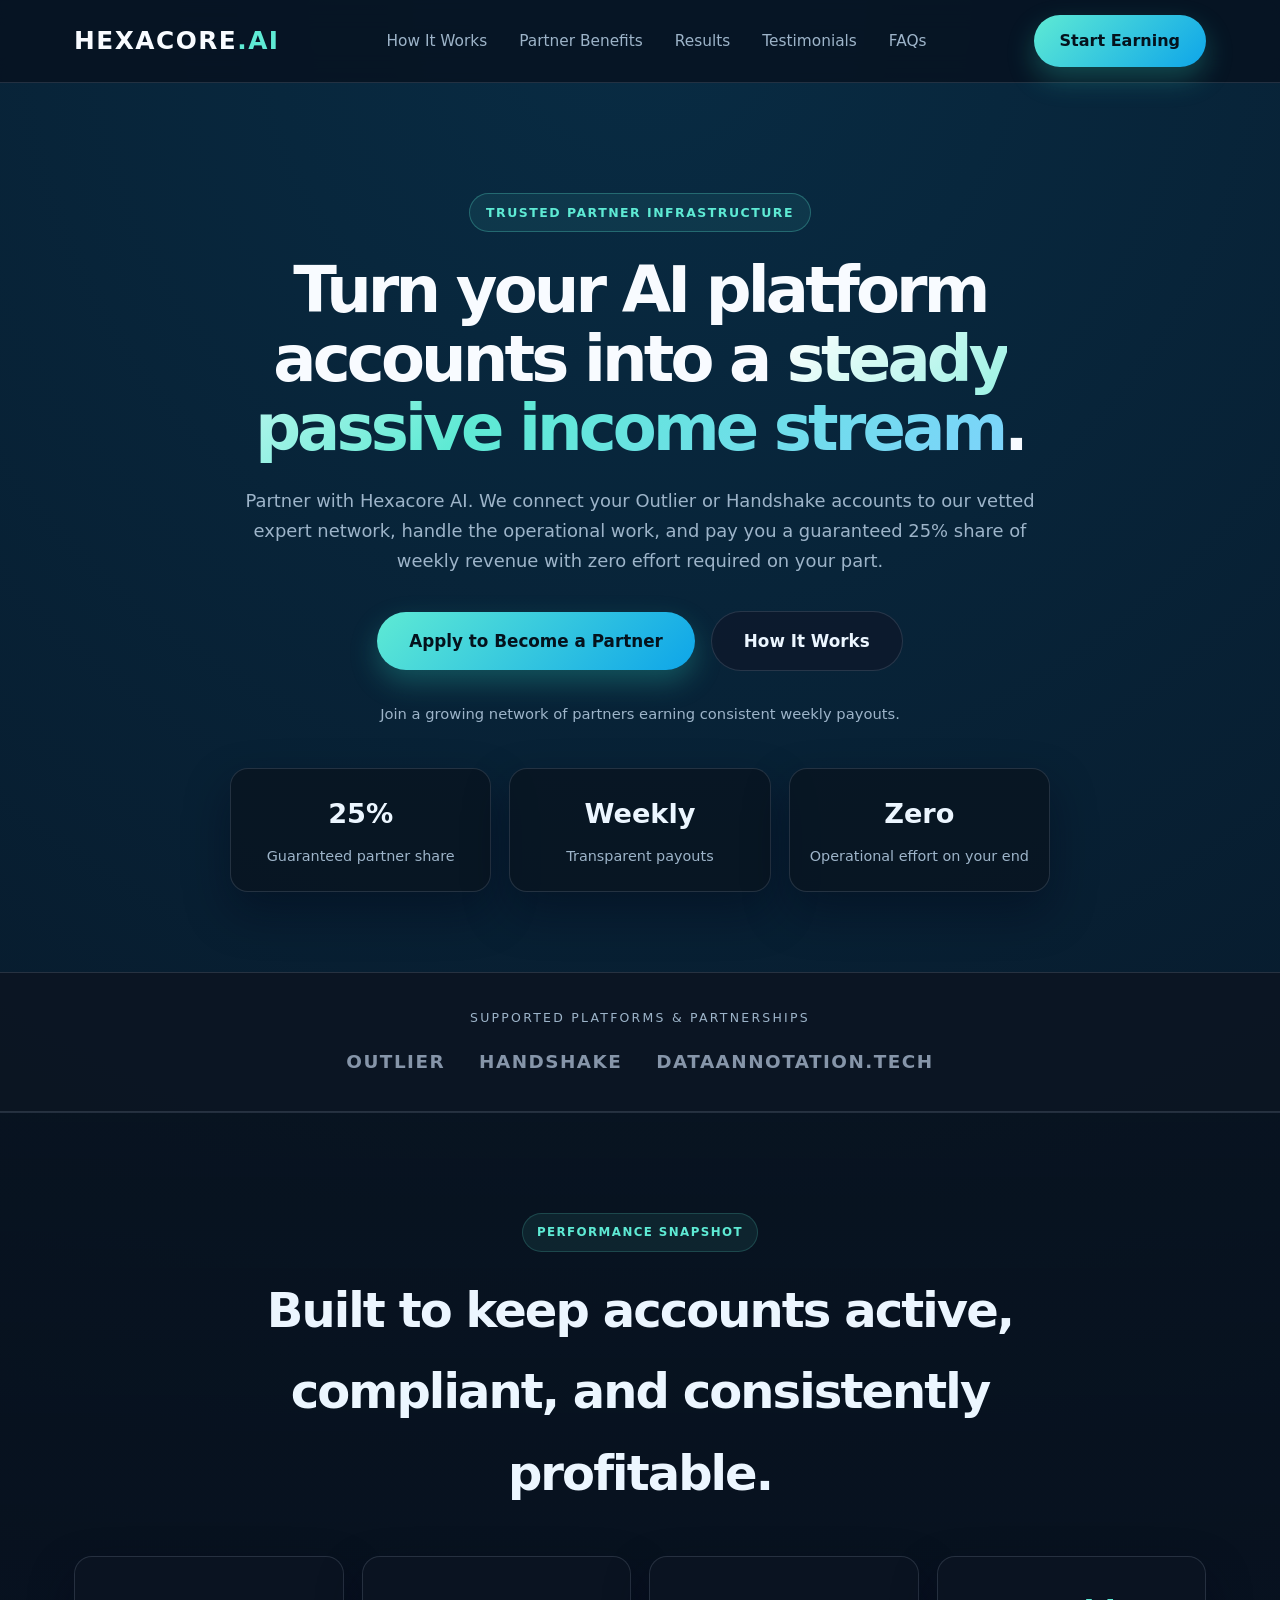
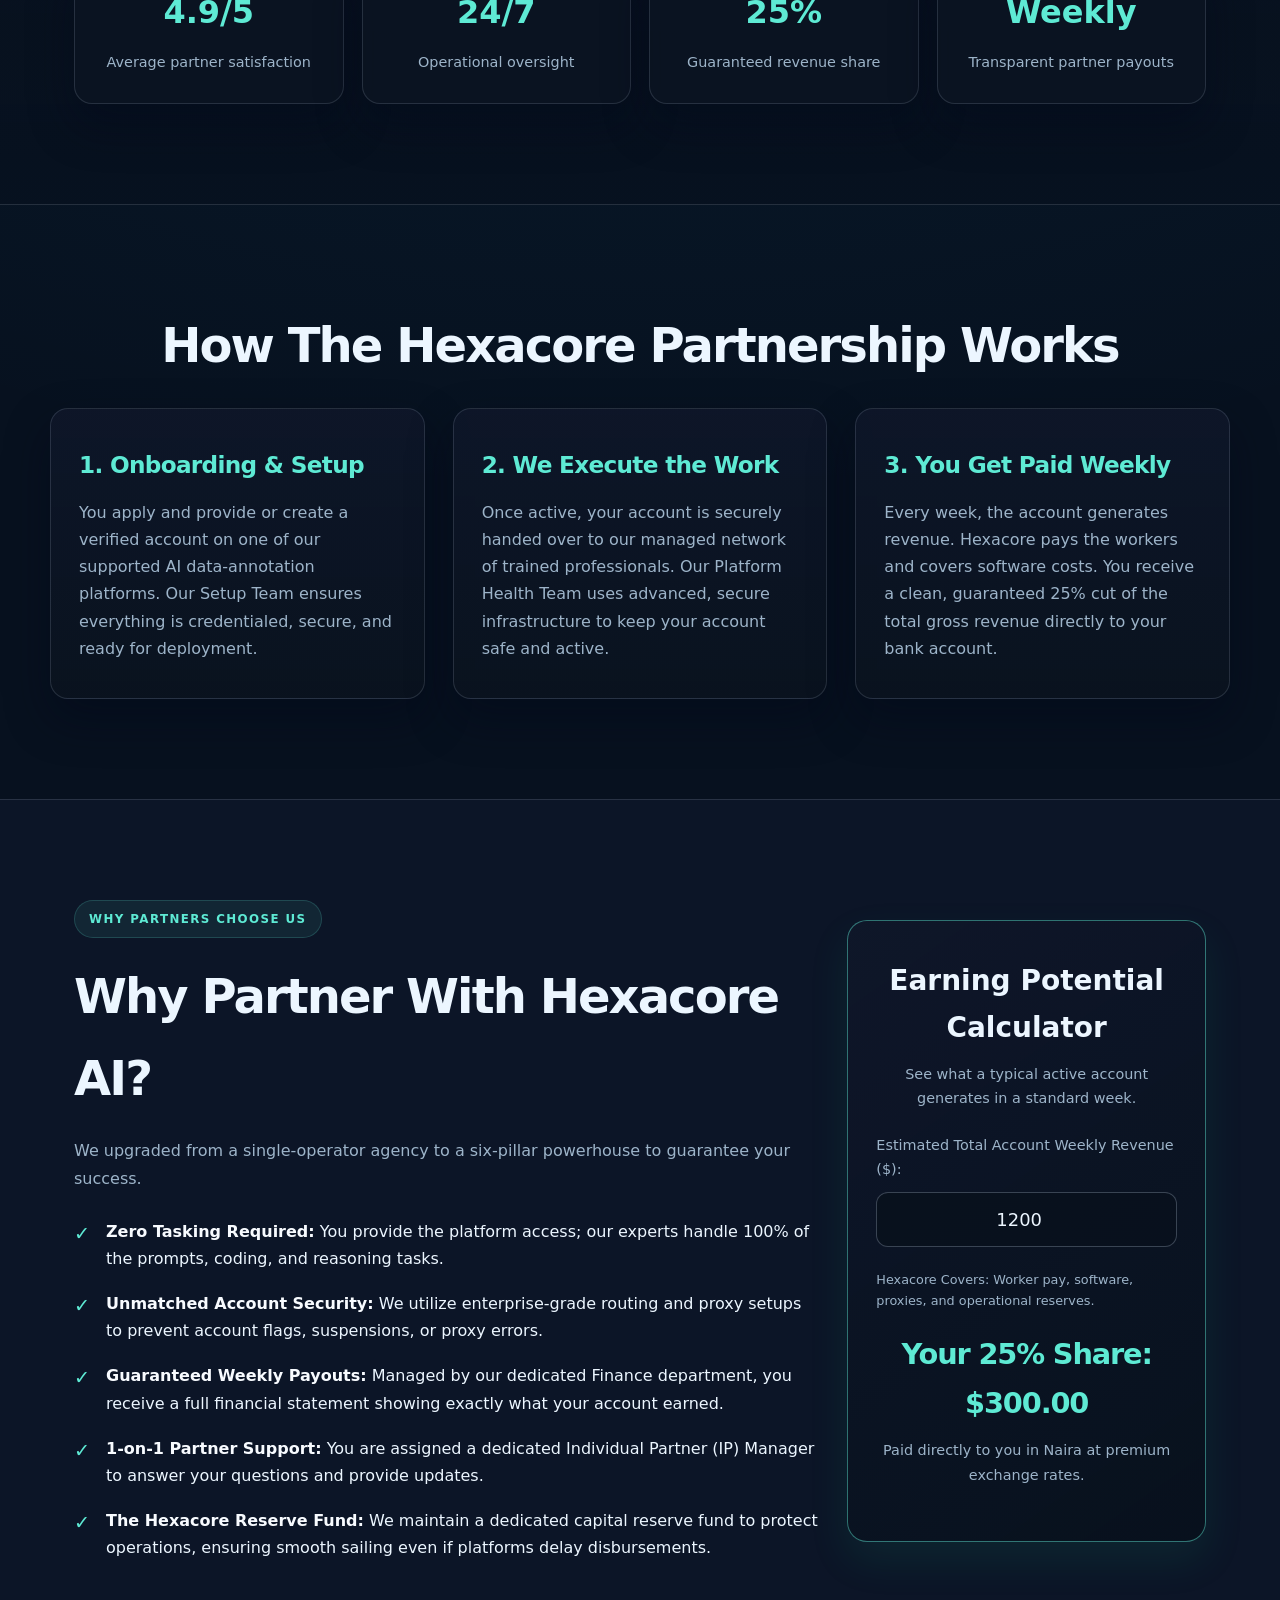
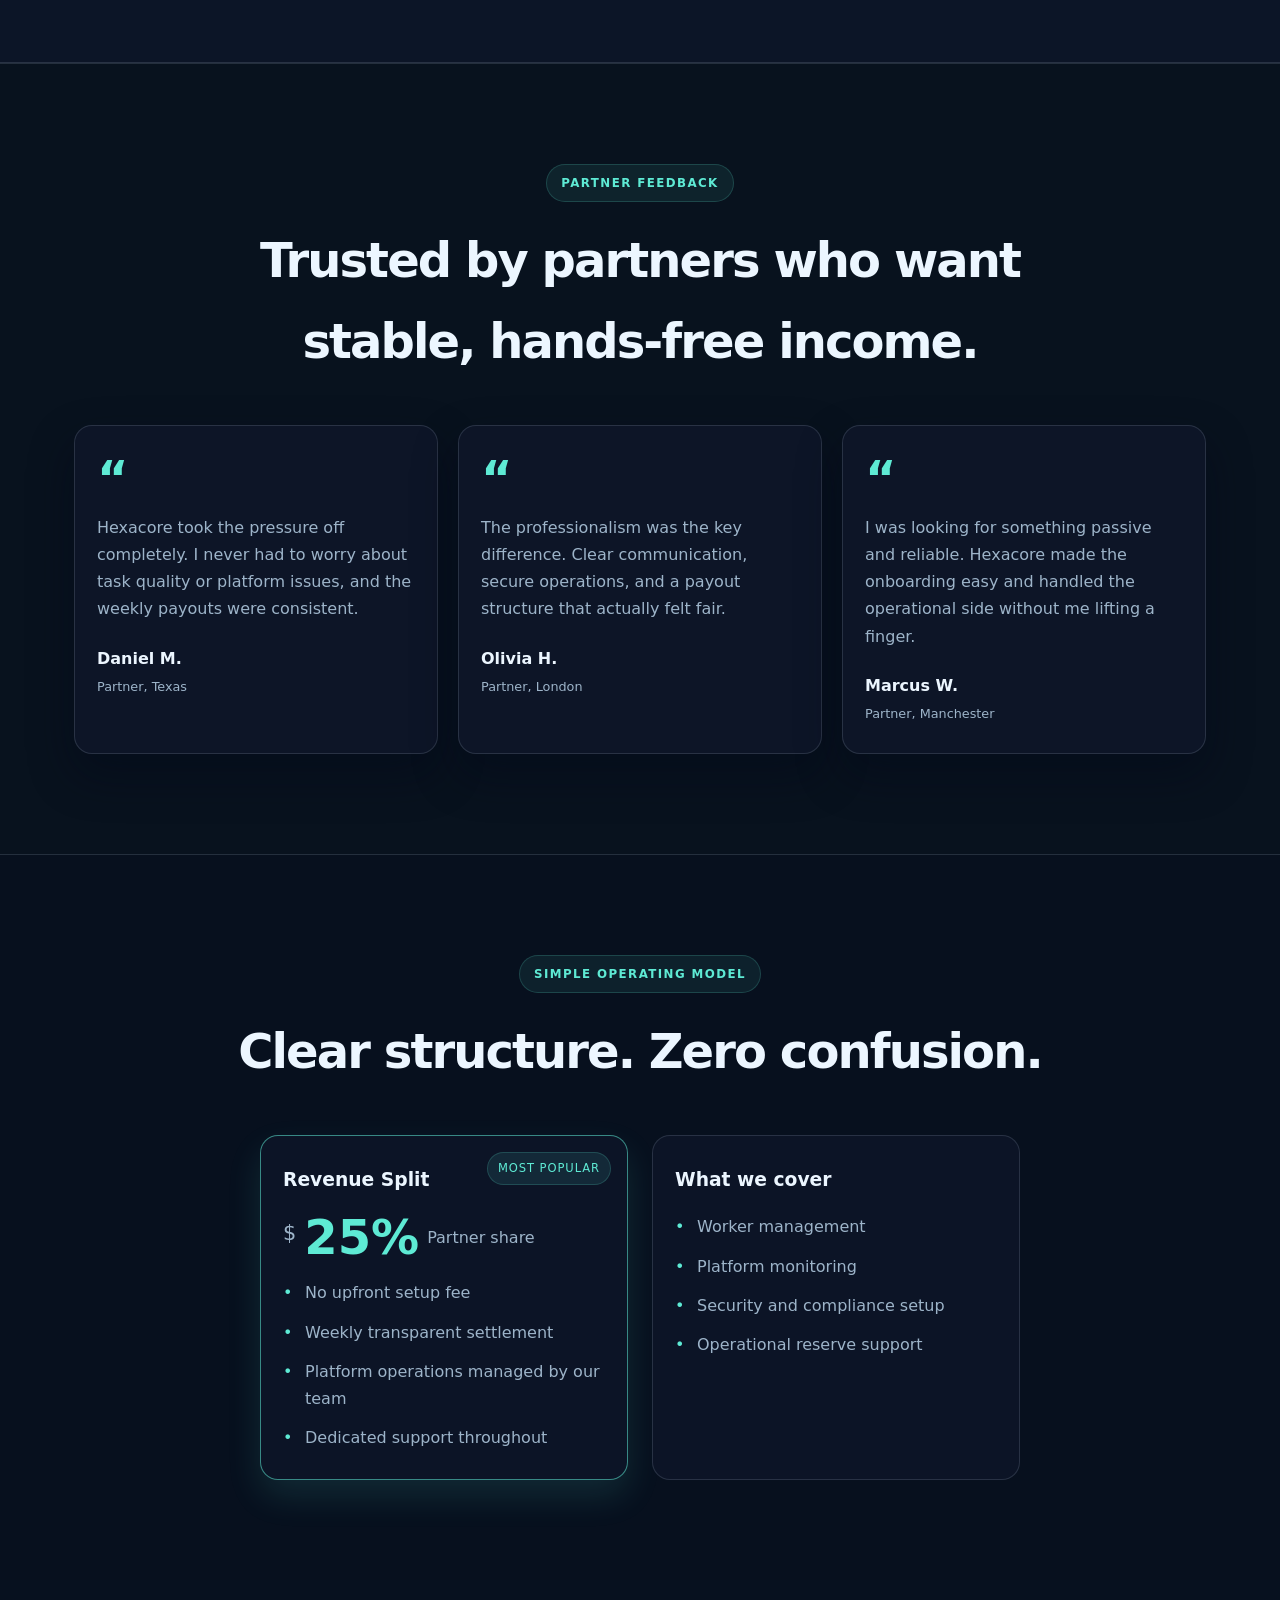
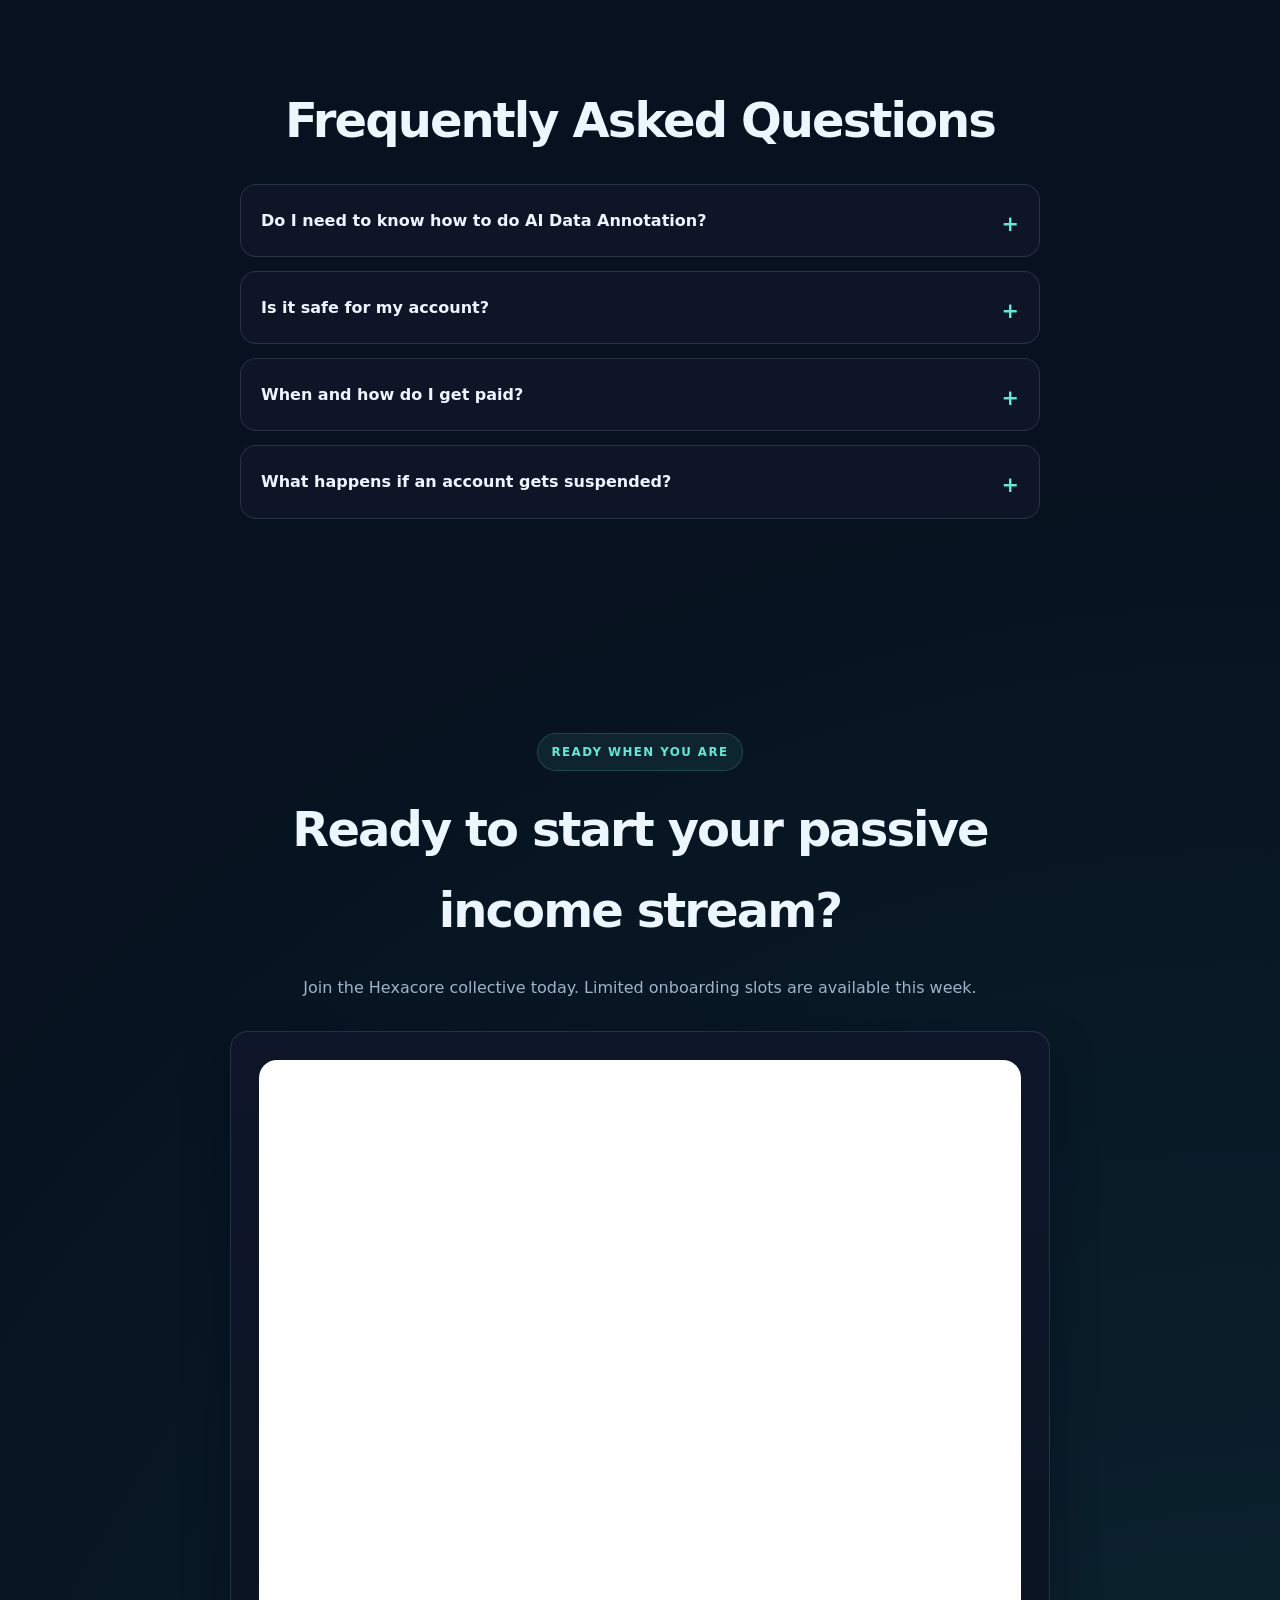
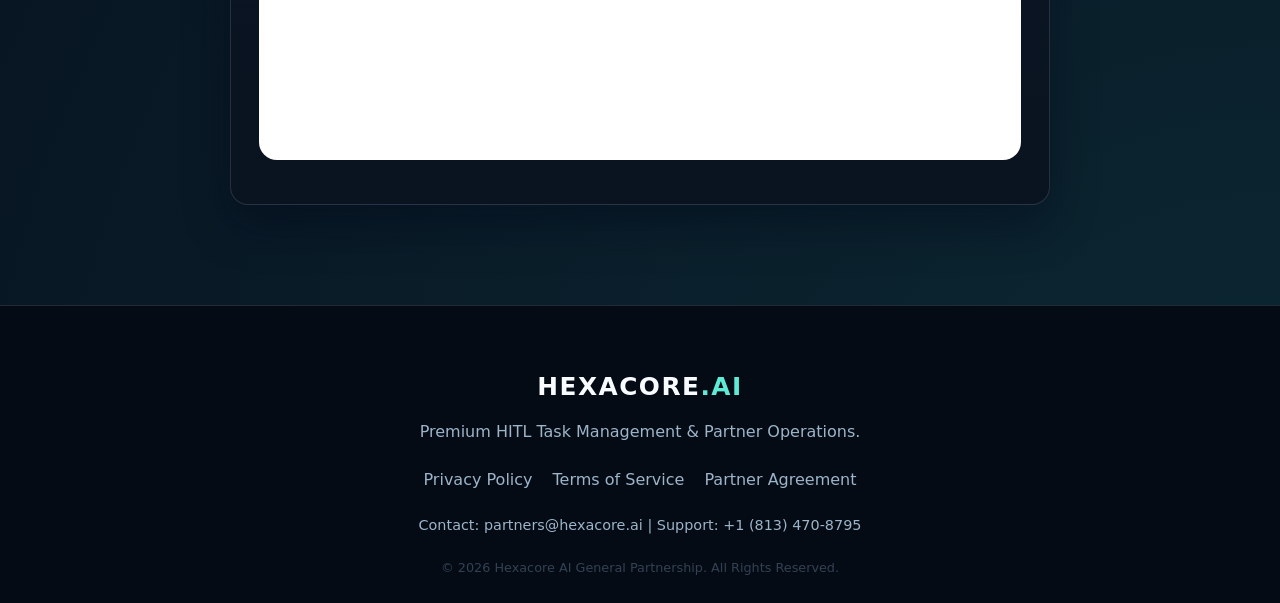
<file: index.html>
<!DOCTYPE html>
<html lang="en">
<head>
    <meta charset="UTF-8">
    <meta name="viewport" content="width=device-width, initial-scale=1.0">
    <title>Hexacore AI | Passive Income from AI Platforms</title>
    <link rel="stylesheet" href="HexaCore.css">

</head>
<body>

    <header>
        <div class="container">
            <nav>
                <div class="logo">HEXACORE<span>.AI</span></div>
                <div class="nav-links">
                    <a href="#how-it-works">How It Works</a>
                    <a href="#benefits">Partner Benefits</a>
                    <a href="#results">Results</a>
                    <a href="#testimonials">Testimonials</a>
                    <a href="#faq">FAQs</a>
                </div>
                <a href="#apply" class="btn">Start Earning</a>
            </nav>
        </div>
    </header>

    <section class="hero container">
        <div class="eyebrow">Trusted Partner Infrastructure</div>
        <h1>Turn your AI platform accounts into a <span class="gradient">steady passive income stream</span>.</h1>
        <p>Partner with Hexacore AI. We connect your Outlier or Handshake accounts to our vetted expert network, handle the operational work, and pay you a guaranteed 25% share of weekly revenue with zero effort required on your part.</p>
        <div class="hero-actions">
            <a href="#apply" class="btn" style="padding: 15px 32px; font-size: 1.05rem;">Apply to Become a Partner</a>
            <a href="#how-it-works" class="btn btn-secondary" style="padding: 15px 32px; font-size: 1.05rem;">How It Works</a>
        </div>
        <div class="hero-subtitle">Join a growing network of partners earning consistent weekly payouts.</div>

        <div class="stats-row">
            <div class="stat">
                <strong>25%</strong>
                <span>Guaranteed partner share</span>
            </div>
            <div class="stat">
                <strong>Weekly</strong>
                <span>Transparent payouts</span>
            </div>
            <div class="stat">
                <strong>Zero</strong>
                <span>Operational effort on your end</span>
            </div>
        </div>
    </section>

    <section class="logos">
        <div class="container">
            <p class="label">Supported platforms & partnerships</p>
            <div class="logo-grid">
                <div>OUTLIER</div>
                <div>HANDSHAKE</div>
                <div>DATAANNOTATION.TECH</div>
            </div>
        </div>
    </section>

    <section id="results" class="section-padding results reveal">
        <div class="container">
            <div class="section-heading">
                <span class="section-tag">Performance snapshot</span>
                <h2 class="section-title">Built to keep accounts active, compliant, and consistently profitable.</h2>
            </div>
            <div class="results-grid">
                <div class="metric-card">
                    <strong>4.9/5</strong>
                    <span>Average partner satisfaction</span>
                </div>
                <div class="metric-card">
                    <strong>24/7</strong>
                    <span>Operational oversight</span>
                </div>
                <div class="metric-card">
                    <strong>25%</strong>
                    <span>Guaranteed revenue share</span>
                </div>
                <div class="metric-card">
                    <strong>Weekly</strong>
                    <span>Transparent partner payouts</span>
                </div>
            </div>
        </div>
    </section>

    <section id="how-it-works" class="section-padding container reveal">
        <h2 class="section-title">How The Hexacore Partnership Works</h2>
        <div class="grid-3">
            <div class="card">
                <h3>1. Onboarding & Setup</h3>
                <p>You apply and provide or create a verified account on one of our supported AI data-annotation platforms. Our Setup Team ensures everything is credentialed, secure, and ready for deployment.</p>
            </div>
            <div class="card">
                <h3>2. We Execute the Work</h3>
                <p>Once active, your account is securely handed over to our managed network of trained professionals. Our Platform Health Team uses advanced, secure infrastructure to keep your account safe and active.</p>
            </div>
            <div class="card">
                <h3>3. You Get Paid Weekly</h3>
                <p>Every week, the account generates revenue. Hexacore pays the workers and covers software costs. You receive a clean, guaranteed 25% cut of the total gross revenue directly to your bank account.</p>
            </div>
        </div>
    </section>

    <section id="benefits" class="section-padding benefits-wrap reveal">
        <div class="container grid-3 benefits-grid">
            <div class="benefits-copy">
                <span class="section-tag">Why partners choose us</span>
                <h2 class="section-title left-align">Why Partner With Hexacore AI?</h2>
                <p>We upgraded from a single-operator agency to a six-pillar powerhouse to guarantee your success.</p>
                <ul class="benefits-list">
                    <li><strong>Zero Tasking Required:</strong> You provide the platform access; our experts handle 100% of the prompts, coding, and reasoning tasks.</li>
                    <li><strong>Unmatched Account Security:</strong> We utilize enterprise-grade routing and proxy setups to prevent account flags, suspensions, or proxy errors.</li>
                    <li><strong>Guaranteed Weekly Payouts:</strong> Managed by our dedicated Finance department, you receive a full financial statement showing exactly what your account earned.</li>
                    <li><strong>1-on-1 Partner Support:</strong> You are assigned a dedicated Individual Partner (IP) Manager to answer your questions and provide updates.</li>
                    <li><strong>The Hexacore Reserve Fund:</strong> We maintain a dedicated capital reserve fund to protect operations, ensuring smooth sailing even if platforms delay disbursements.</li>
                </ul>
            </div>
            <div class="calculator-box">
                <h3>Earning Potential Calculator</h3>
                <p>See what a typical active account generates in a standard week.</p>
                <div class="input-group">
                    <label>Estimated Total Account Weekly Revenue ($):</label>
                    <input type="number" id="revenue" value="1200" min="0">
                </div>
                <div class="mini-note">Hexacore Covers: Worker pay, software, proxies, and operational reserves.</div>
                <div class="result">Your 25% Share: $<span id="payout">300.00</span></div>
                <p class="small-note">Paid directly to you in Naira at premium exchange rates.</p>
            </div>
        </div>
    </section>

    <section id="testimonials" class="section-padding testimonials reveal">
        <div class="container">
            <div class="section-heading">
                <span class="section-tag">Partner feedback</span>
                <h2 class="section-title">Trusted by partners who want stable, hands-free income.</h2>
            </div>
            <div class="testimonial-grid">
                <div class="testimonial-card">
                    <div class="quote-mark">“</div>
                    <p>Hexacore took the pressure off completely. I never had to worry about task quality or platform issues, and the weekly payouts were consistent.</p>
                    <div class="person">
                        <strong>Daniel M.</strong>
                        <span>Partner, Texas</span>
                    </div>
                </div>
                <div class="testimonial-card">
                    <div class="quote-mark">“</div>
                    <p>The professionalism was the key difference. Clear communication, secure operations, and a payout structure that actually felt fair.</p>
                    <div class="person">
                        <strong>Olivia H.</strong>
                        <span>Partner, London</span>
                    </div>
                </div>
                <div class="testimonial-card">
                    <div class="quote-mark">“</div>
                    <p>I was looking for something passive and reliable. Hexacore made the onboarding easy and handled the operational side without me lifting a finger.</p>
                    <div class="person">
                        <strong>Marcus W.</strong>
                        <span>Partner, Manchester</span>
                    </div>
                </div>
            </div>
        </div>
    </section>

    <section id="pricing" class="section-padding pricing reveal">
        <div class="container">
            <div class="section-heading">
                <span class="section-tag">Simple operating model</span>
                <h2 class="section-title">Clear structure. Zero confusion.</h2>
            </div>
            <div class="pricing-grid">
                <div class="pricing-card pricing-featured">
                    <span class="pricing-badge">Most popular</span>
                    <h3>Revenue Split</h3>
                    <div class="price-row">
                        <span class="currency">$</span>
                        <strong>25%</strong>
                        <span class="label">Partner share</span>
                    </div>
                    <ul class="pricing-list">
                        <li>No upfront setup fee</li>
                        <li>Weekly transparent settlement</li>
                        <li>Platform operations managed by our team</li>
                        <li>Dedicated support throughout</li>
                    </ul>
                </div>
                <div class="pricing-card">
                    <h3>What we cover</h3>
                    <ul class="pricing-list alt">
                        <li>Worker management</li>
                        <li>Platform monitoring</li>
                        <li>Security and compliance setup</li>
                        <li>Operational reserve support</li>
                    </ul>
                </div>
            </div>
        </div>
    </section>

    <section id="faq" class="section-padding container faq-wrap reveal" style="max-width: 800px;">
        <h2 class="section-title">Frequently Asked Questions</h2>
        
        <details>
            <summary>Do I need to know how to do AI Data Annotation?</summary>
            <div class="faq-content">No. You simply provide the verified account. Our vetted, highly trained workers complete the complex RLHF, prompt engineering, and reasoning tasks.</div>
        </details>

        <details>
            <summary>Is it safe for my account?</summary>
            <div class="faq-content">Yes. Our Technical Infrastructure team uses strict operational protocols, localized network routing, and secure browsers to mimic natural, single-user activity and prevent platform bans.</div>
        </details>

        <details>
            <summary>When and how do I get paid?</summary>
            <div class="faq-content">We process payouts weekly. Once the platform releases funds to our secure corporate accounts, our Finance Lead disburses your 30% share directly to your bank account at the prevailing premium exchange rate.</div>
        </details>

        <details>
            <summary>What happens if an account gets suspended?</summary>
            <div class="faq-content">While our security protocols minimize this risk, platform suspensions can happen. If it does, our team handles the appeals. You will never be charged or penalized for operational losses.</div>
        </details>
    </section>

    <section id="apply" class="section-padding container apply-wrap reveal" style="max-width: 820px;">
        <div class="section-heading compact">
            <span class="section-tag">Ready when you are</span>
            <h2 class="section-title">Ready to start your passive income stream?</h2>
        </div>
        <p class="apply-copy">Join the Hexacore collective today. Limited onboarding slots are available this week.</p>

        <div class="card apply-card">
            <iframe
                src="https://baserow.io/form/jUJ7q6eTXI45UazFDxc293c7nStSQXIjbyzmlrtaoBw"
                title="Hexacore Partner Application"
                width="100%"
                height="700"
                frameborder="0"
                style="border: 0; border-radius: 18px; background: #fff; width: 100%; min-height: 700px;">
            </iframe>
        </div>
    </section>

    <footer>
        <div class="container">
            <div class="logo" style="margin-bottom: 10px;">HEXACORE<span>.AI</span></div>
            <p style="color: var(--text-muted);">Premium HITL Task Management & Partner Operations.</p>
            <div class="footer-links">
                <a href="#">Privacy Policy</a>
                <a href="#">Terms of Service</a>
                <a href="#">Partner Agreement</a>
            </div>
            <p style="color: var(--text-muted); font-size: 0.9rem;">Contact: partners@hexacore.ai | Support: +1 (813) 470-8795</p>
            <p style="color: #334155; font-size: 0.8rem; margin-top: 20px;">© 2026 Hexacore AI General Partnership. All Rights Reserved.</p>
        </div>
    </footer>

    <script>
        const revenueInput = document.getElementById('revenue');
        const payoutDisplay = document.getElementById('payout');

        revenueInput.addEventListener('input', function() {
            let revenue = parseFloat(this.value);
            if (isNaN(revenue) || revenue < 0) revenue = 0;
            const payout = revenue * 0.25;
            payoutDisplay.textContent = payout.toFixed(2);
        });

        const revealElements = document.querySelectorAll('.reveal');

        const revealObserver = new IntersectionObserver((entries) => {
            entries.forEach(entry => {
                if (entry.isIntersecting) {
                    entry.target.classList.add('visible');
                }
            });
        }, { threshold: 0.15 });

        revealElements.forEach(element => revealObserver.observe(element));
    </script>
</body>
</html>
</file>
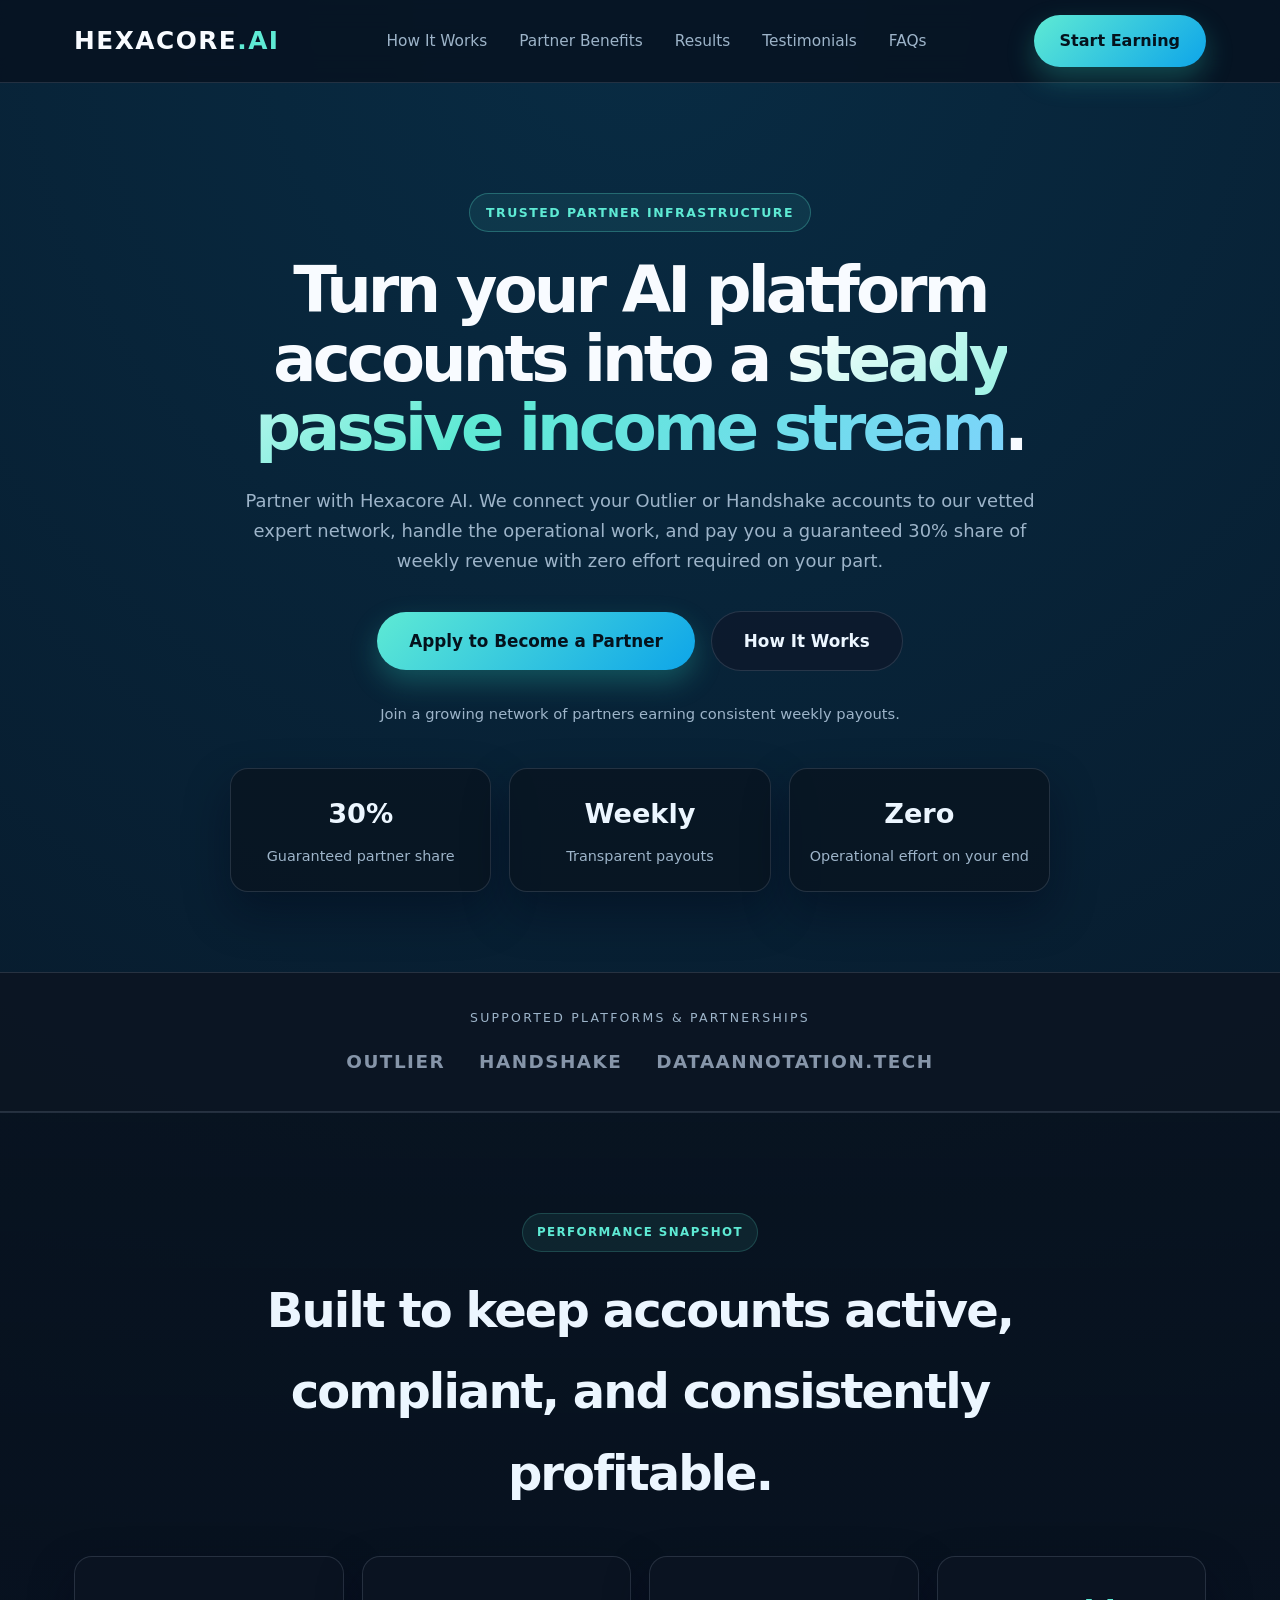
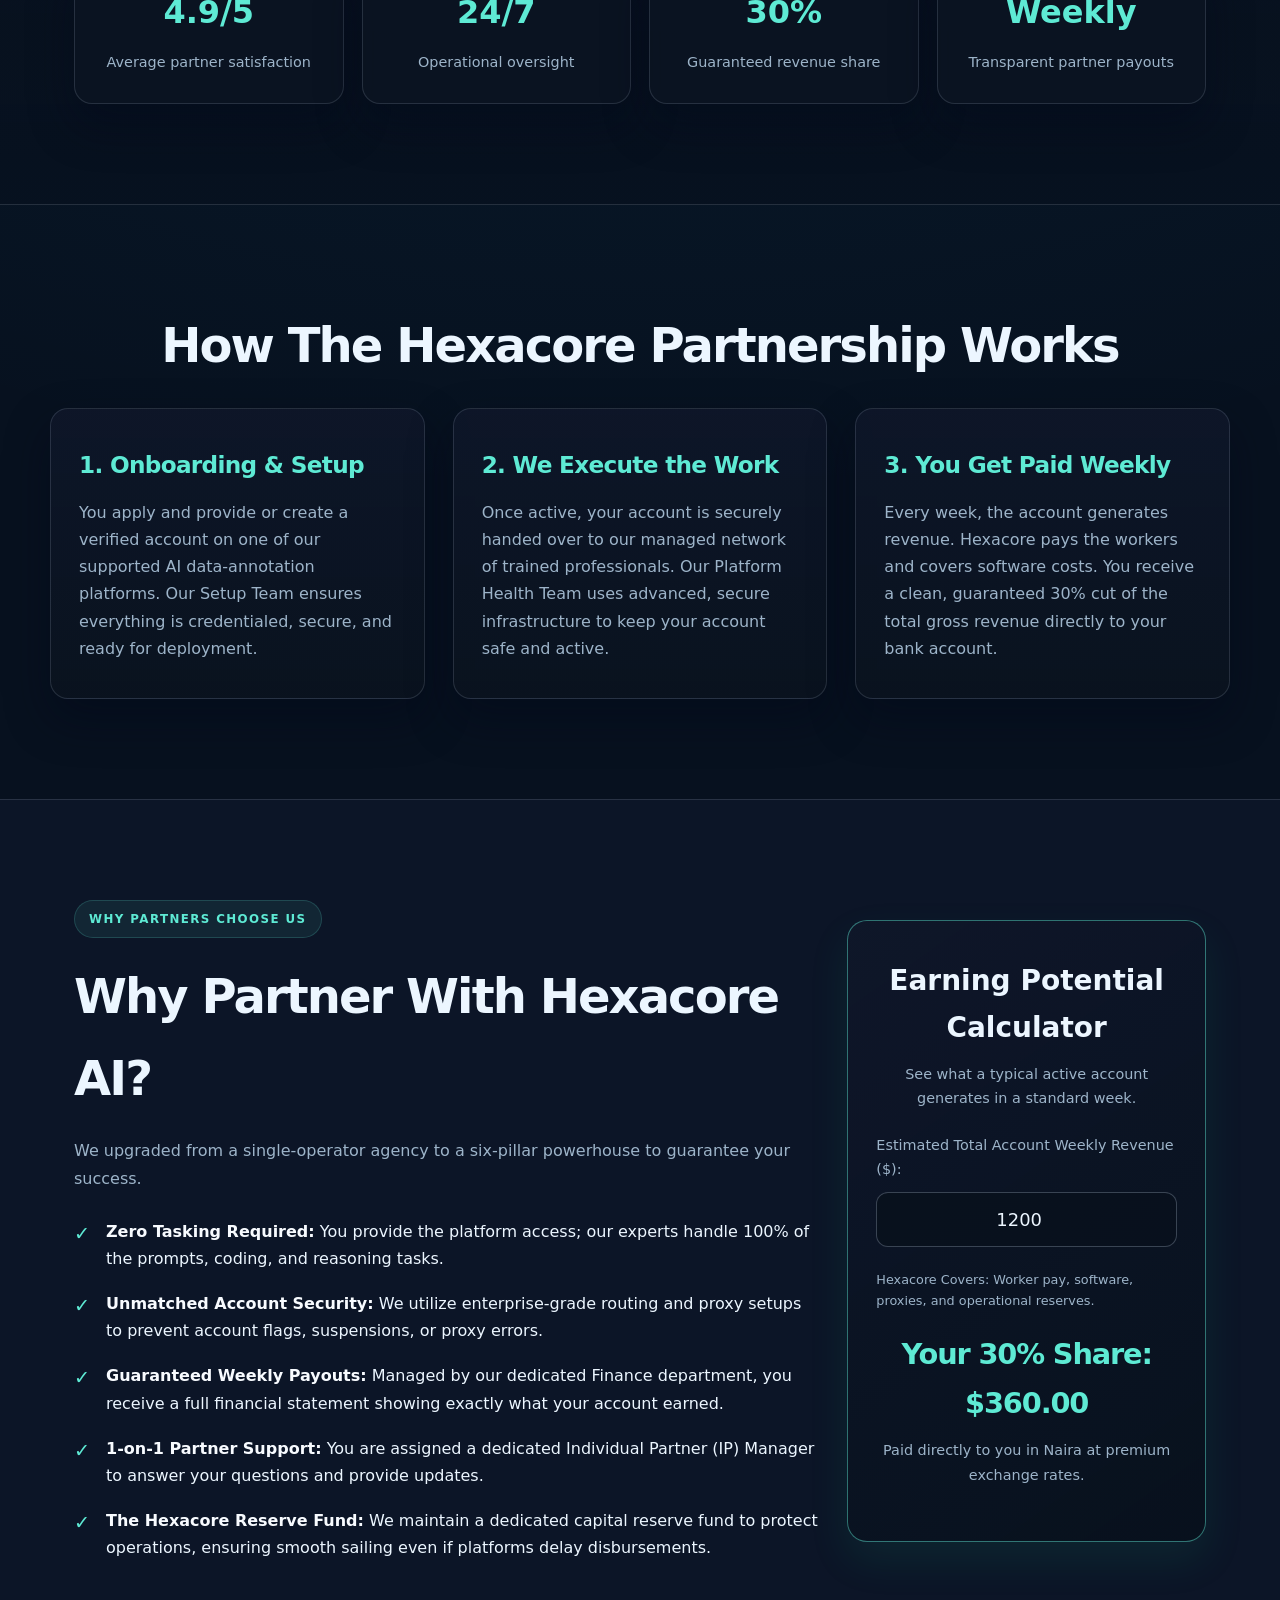
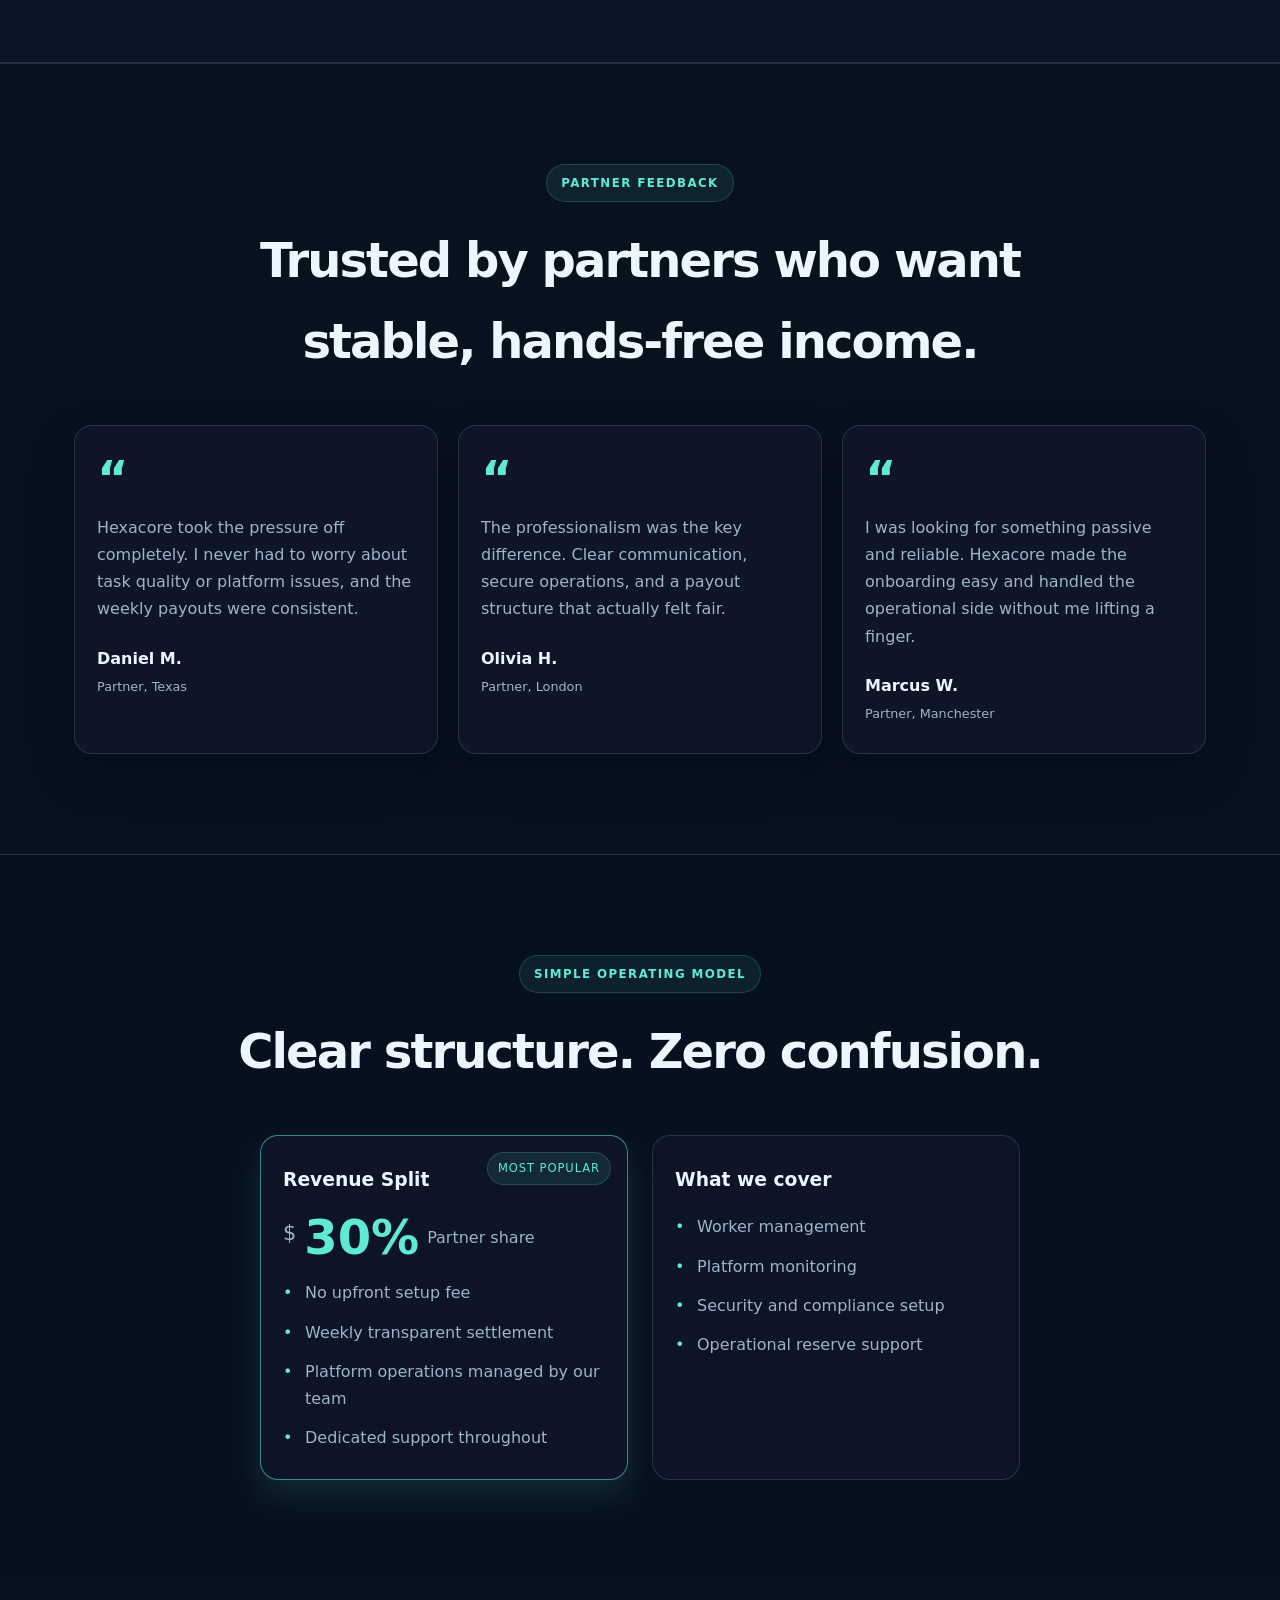
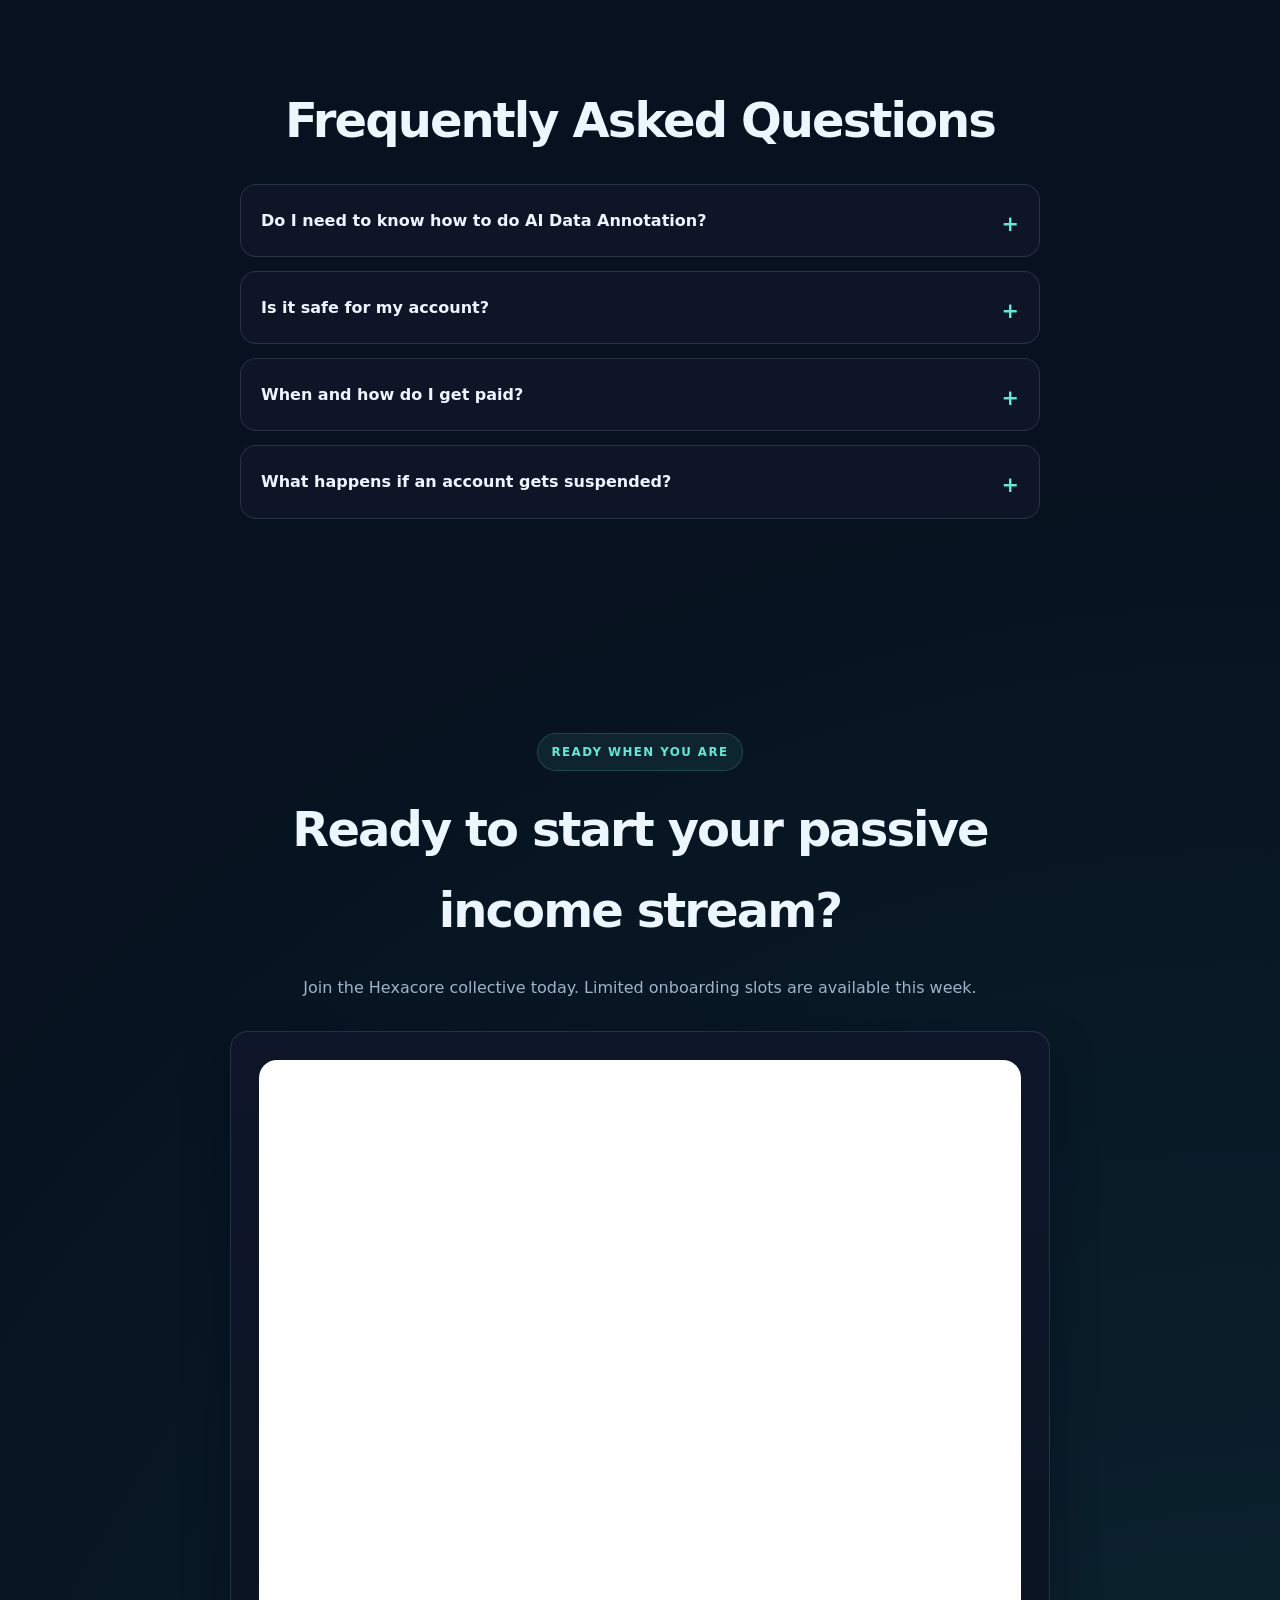
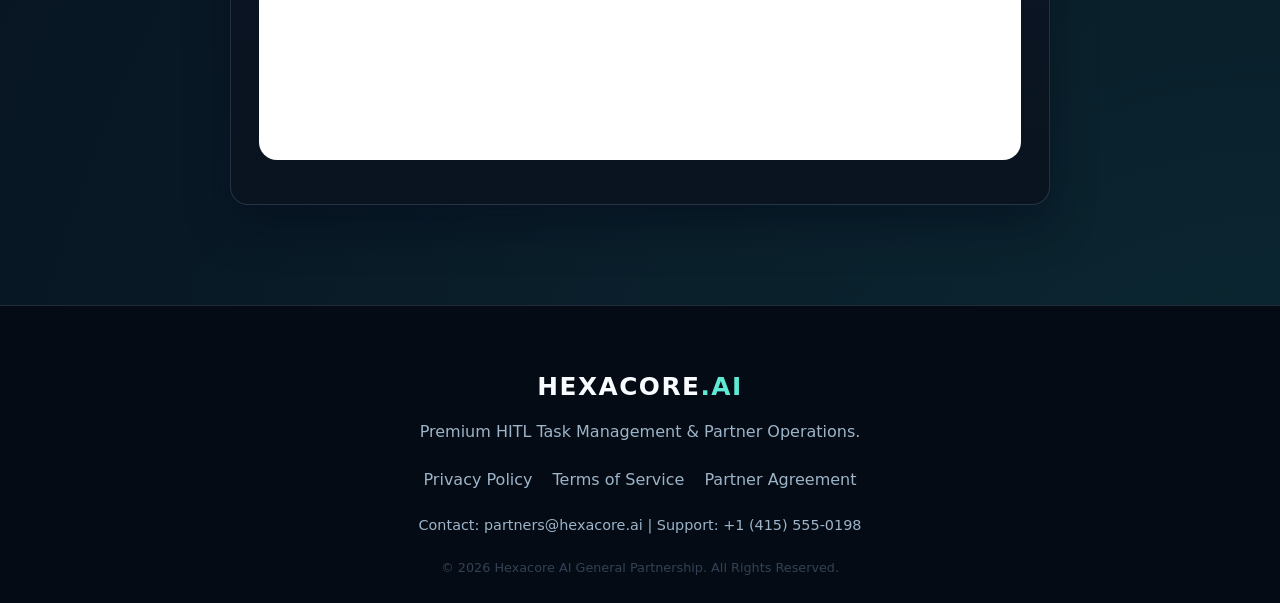
<file: HexaCore.html>
<!DOCTYPE html>
<html lang="en">
<head>
    <meta charset="UTF-8">
    <meta name="viewport" content="width=device-width, initial-scale=1.0">
    <title>Hexacore AI | Passive Income from AI Platforms</title>
    <link rel="stylesheet" href="HexaCore.css">

</head>
<body>

    <header>
        <div class="container">
            <nav>
                <div class="logo">HEXACORE<span>.AI</span></div>
                <div class="nav-links">
                    <a href="#how-it-works">How It Works</a>
                    <a href="#benefits">Partner Benefits</a>
                    <a href="#results">Results</a>
                    <a href="#testimonials">Testimonials</a>
                    <a href="#faq">FAQs</a>
                </div>
                <a href="#apply" class="btn">Start Earning</a>
            </nav>
        </div>
    </header>

    <section class="hero container">
        <div class="eyebrow">Trusted Partner Infrastructure</div>
        <h1>Turn your AI platform accounts into a <span class="gradient">steady passive income stream</span>.</h1>
        <p>Partner with Hexacore AI. We connect your Outlier or Handshake accounts to our vetted expert network, handle the operational work, and pay you a guaranteed 30% share of weekly revenue with zero effort required on your part.</p>
        <div class="hero-actions">
            <a href="#apply" class="btn" style="padding: 15px 32px; font-size: 1.05rem;">Apply to Become a Partner</a>
            <a href="#how-it-works" class="btn btn-secondary" style="padding: 15px 32px; font-size: 1.05rem;">How It Works</a>
        </div>
        <div class="hero-subtitle">Join a growing network of partners earning consistent weekly payouts.</div>

        <div class="stats-row">
            <div class="stat">
                <strong>30%</strong>
                <span>Guaranteed partner share</span>
            </div>
            <div class="stat">
                <strong>Weekly</strong>
                <span>Transparent payouts</span>
            </div>
            <div class="stat">
                <strong>Zero</strong>
                <span>Operational effort on your end</span>
            </div>
        </div>
    </section>

    <section class="logos">
        <div class="container">
            <p class="label">Supported platforms & partnerships</p>
            <div class="logo-grid">
                <div>OUTLIER</div>
                <div>HANDSHAKE</div>
                <div>DATAANNOTATION.TECH</div>
            </div>
        </div>
    </section>

    <section id="results" class="section-padding results reveal">
        <div class="container">
            <div class="section-heading">
                <span class="section-tag">Performance snapshot</span>
                <h2 class="section-title">Built to keep accounts active, compliant, and consistently profitable.</h2>
            </div>
            <div class="results-grid">
                <div class="metric-card">
                    <strong>4.9/5</strong>
                    <span>Average partner satisfaction</span>
                </div>
                <div class="metric-card">
                    <strong>24/7</strong>
                    <span>Operational oversight</span>
                </div>
                <div class="metric-card">
                    <strong>30%</strong>
                    <span>Guaranteed revenue share</span>
                </div>
                <div class="metric-card">
                    <strong>Weekly</strong>
                    <span>Transparent partner payouts</span>
                </div>
            </div>
        </div>
    </section>

    <section id="how-it-works" class="section-padding container reveal">
        <h2 class="section-title">How The Hexacore Partnership Works</h2>
        <div class="grid-3">
            <div class="card">
                <h3>1. Onboarding & Setup</h3>
                <p>You apply and provide or create a verified account on one of our supported AI data-annotation platforms. Our Setup Team ensures everything is credentialed, secure, and ready for deployment.</p>
            </div>
            <div class="card">
                <h3>2. We Execute the Work</h3>
                <p>Once active, your account is securely handed over to our managed network of trained professionals. Our Platform Health Team uses advanced, secure infrastructure to keep your account safe and active.</p>
            </div>
            <div class="card">
                <h3>3. You Get Paid Weekly</h3>
                <p>Every week, the account generates revenue. Hexacore pays the workers and covers software costs. You receive a clean, guaranteed 30% cut of the total gross revenue directly to your bank account.</p>
            </div>
        </div>
    </section>

    <section id="benefits" class="section-padding benefits-wrap reveal">
        <div class="container grid-3 benefits-grid">
            <div class="benefits-copy">
                <span class="section-tag">Why partners choose us</span>
                <h2 class="section-title left-align">Why Partner With Hexacore AI?</h2>
                <p>We upgraded from a single-operator agency to a six-pillar powerhouse to guarantee your success.</p>
                <ul class="benefits-list">
                    <li><strong>Zero Tasking Required:</strong> You provide the platform access; our experts handle 100% of the prompts, coding, and reasoning tasks.</li>
                    <li><strong>Unmatched Account Security:</strong> We utilize enterprise-grade routing and proxy setups to prevent account flags, suspensions, or proxy errors.</li>
                    <li><strong>Guaranteed Weekly Payouts:</strong> Managed by our dedicated Finance department, you receive a full financial statement showing exactly what your account earned.</li>
                    <li><strong>1-on-1 Partner Support:</strong> You are assigned a dedicated Individual Partner (IP) Manager to answer your questions and provide updates.</li>
                    <li><strong>The Hexacore Reserve Fund:</strong> We maintain a dedicated capital reserve fund to protect operations, ensuring smooth sailing even if platforms delay disbursements.</li>
                </ul>
            </div>
            <div class="calculator-box">
                <h3>Earning Potential Calculator</h3>
                <p>See what a typical active account generates in a standard week.</p>
                <div class="input-group">
                    <label>Estimated Total Account Weekly Revenue ($):</label>
                    <input type="number" id="revenue" value="1200" min="0">
                </div>
                <div class="mini-note">Hexacore Covers: Worker pay, software, proxies, and operational reserves.</div>
                <div class="result">Your 30% Share: $<span id="payout">360.00</span></div>
                <p class="small-note">Paid directly to you in Naira at premium exchange rates.</p>
            </div>
        </div>
    </section>

    <section id="testimonials" class="section-padding testimonials reveal">
        <div class="container">
            <div class="section-heading">
                <span class="section-tag">Partner feedback</span>
                <h2 class="section-title">Trusted by partners who want stable, hands-free income.</h2>
            </div>
            <div class="testimonial-grid">
                <div class="testimonial-card">
                    <div class="quote-mark">“</div>
                    <p>Hexacore took the pressure off completely. I never had to worry about task quality or platform issues, and the weekly payouts were consistent.</p>
                    <div class="person">
                        <strong>Daniel M.</strong>
                        <span>Partner, Texas</span>
                    </div>
                </div>
                <div class="testimonial-card">
                    <div class="quote-mark">“</div>
                    <p>The professionalism was the key difference. Clear communication, secure operations, and a payout structure that actually felt fair.</p>
                    <div class="person">
                        <strong>Olivia H.</strong>
                        <span>Partner, London</span>
                    </div>
                </div>
                <div class="testimonial-card">
                    <div class="quote-mark">“</div>
                    <p>I was looking for something passive and reliable. Hexacore made the onboarding easy and handled the operational side without me lifting a finger.</p>
                    <div class="person">
                        <strong>Marcus W.</strong>
                        <span>Partner, Manchester</span>
                    </div>
                </div>
            </div>
        </div>
    </section>

    <section id="pricing" class="section-padding pricing reveal">
        <div class="container">
            <div class="section-heading">
                <span class="section-tag">Simple operating model</span>
                <h2 class="section-title">Clear structure. Zero confusion.</h2>
            </div>
            <div class="pricing-grid">
                <div class="pricing-card pricing-featured">
                    <span class="pricing-badge">Most popular</span>
                    <h3>Revenue Split</h3>
                    <div class="price-row">
                        <span class="currency">$</span>
                        <strong>30%</strong>
                        <span class="label">Partner share</span>
                    </div>
                    <ul class="pricing-list">
                        <li>No upfront setup fee</li>
                        <li>Weekly transparent settlement</li>
                        <li>Platform operations managed by our team</li>
                        <li>Dedicated support throughout</li>
                    </ul>
                </div>
                <div class="pricing-card">
                    <h3>What we cover</h3>
                    <ul class="pricing-list alt">
                        <li>Worker management</li>
                        <li>Platform monitoring</li>
                        <li>Security and compliance setup</li>
                        <li>Operational reserve support</li>
                    </ul>
                </div>
            </div>
        </div>
    </section>

    <section id="faq" class="section-padding container faq-wrap reveal" style="max-width: 800px;">
        <h2 class="section-title">Frequently Asked Questions</h2>
        
        <details>
            <summary>Do I need to know how to do AI Data Annotation?</summary>
            <div class="faq-content">No. You simply provide the verified account. Our vetted, highly trained workers complete the complex RLHF, prompt engineering, and reasoning tasks.</div>
        </details>

        <details>
            <summary>Is it safe for my account?</summary>
            <div class="faq-content">Yes. Our Technical Infrastructure team uses strict operational protocols, localized network routing, and secure browsers to mimic natural, single-user activity and prevent platform bans.</div>
        </details>

        <details>
            <summary>When and how do I get paid?</summary>
            <div class="faq-content">We process payouts weekly. Once the platform releases funds to our secure corporate accounts, our Finance Lead disburses your 30% share directly to your bank account at the prevailing premium exchange rate.</div>
        </details>

        <details>
            <summary>What happens if an account gets suspended?</summary>
            <div class="faq-content">While our security protocols minimize this risk, platform suspensions can happen. If it does, our team handles the appeals. You will never be charged or penalized for operational losses.</div>
        </details>
    </section>

    <section id="apply" class="section-padding container apply-wrap reveal" style="max-width: 820px;">
        <div class="section-heading compact">
            <span class="section-tag">Ready when you are</span>
            <h2 class="section-title">Ready to start your passive income stream?</h2>
        </div>
        <p class="apply-copy">Join the Hexacore collective today. Limited onboarding slots are available this week.</p>

        <div class="card apply-card">
            <iframe
                src="https://baserow.io/form/jUJ7q6eTXI45UazFDxc293c7nStSQXIjbyzmlrtaoBw"
                title="Hexacore Partner Application"
                width="100%"
                height="700"
                frameborder="0"
                style="border: 0; border-radius: 18px; background: #fff; width: 100%; min-height: 700px;">
            </iframe>
        </div>
    </section>

    <footer>
        <div class="container">
            <div class="logo" style="margin-bottom: 10px;">HEXACORE<span>.AI</span></div>
            <p style="color: var(--text-muted);">Premium HITL Task Management & Partner Operations.</p>
            <div class="footer-links">
                <a href="#">Privacy Policy</a>
                <a href="#">Terms of Service</a>
                <a href="#">Partner Agreement</a>
            </div>
            <p style="color: var(--text-muted); font-size: 0.9rem;">Contact: partners@hexacore.ai | Support: +1 (415) 555-0198</p>
            <p style="color: #334155; font-size: 0.8rem; margin-top: 20px;">© 2026 Hexacore AI General Partnership. All Rights Reserved.</p>
        </div>
    </footer>

    <script>
        const revenueInput = document.getElementById('revenue');
        const payoutDisplay = document.getElementById('payout');

        revenueInput.addEventListener('input', function() {
            let revenue = parseFloat(this.value);
            if (isNaN(revenue) || revenue < 0) revenue = 0;
            const payout = revenue * 0.30;
            payoutDisplay.textContent = payout.toFixed(2);
        });

        const revealElements = document.querySelectorAll('.reveal');

        const revealObserver = new IntersectionObserver((entries) => {
            entries.forEach(entry => {
                if (entry.isIntersecting) {
                    entry.target.classList.add('visible');
                }
            });
        }, { threshold: 0.15 });

        revealElements.forEach(element => revealObserver.observe(element));
    </script>
</body>
</html>
</file>
<file: HexaCore.css>
:root {
    --bg-dark: #07111f;
    --bg-panel: #0d1b2a;
    --bg-card: rgba(15, 23, 42, 0.9);
    --bg-soft: #101f31;
    --text-light: #ecf6ff;
    --text-muted: #9db4c9;
    --line: rgba(148, 163, 184, 0.2);
    --accent: #5eead4;
    --accent-strong: #2dd4bf;
    --accent-deep: #0ea5e9;
    --accent-glow: rgba(94, 234, 212, 0.18);
    --shadow: 0 20px 45px rgba(2, 6, 23, 0.42);
}

* {
    margin: 0;
    padding: 0;
    box-sizing: border-box;
    font-family: 'Segoe UI', system-ui, -apple-system, BlinkMacSystemFont, sans-serif;
}

html {
    scroll-behavior: smooth;
}

body {
    background:
        radial-gradient(circle at top, rgba(14, 165, 233, 0.18), transparent 30%),
        radial-gradient(circle at bottom right, rgba(45, 212, 191, 0.12), transparent 25%),
        var(--bg-dark);
    color: var(--text-light);
    line-height: 1.7;
}

a {
    text-decoration: none;
    color: var(--text-light);
}

.container {
    max-width: 1180px;
    margin: 0 auto;
    padding: 0 24px;
}

header {
    position: sticky;
    top: 0;
    z-index: 100;
    background: rgba(7, 17, 31, 0.8);
    backdrop-filter: blur(14px);
    border-bottom: 1px solid var(--line);
}

nav {
    display: flex;
    justify-content: space-between;
    align-items: center;
    min-height: 82px;
}

.logo {
    font-size: 1.55rem;
    font-weight: 800;
    letter-spacing: 0.06em;
    color: #f8fbff;
}

.logo span {
    color: var(--accent);
}

.nav-links {
    display: flex;
    align-items: center;
    gap: 2rem;
    font-size: 0.96rem;
    color: var(--text-muted);
}

.nav-links a {
    color: var(--text-muted);
    transition: color 0.25s ease;
}

.nav-links a:hover {
    color: var(--text-light);
}

.btn {
    display: inline-flex;
    align-items: center;
    justify-content: center;
    background: linear-gradient(135deg, var(--accent), var(--accent-deep));
    color: #04121d;
    padding: 12px 26px;
    border-radius: 999px;
    font-weight: 700;
    border: none;
    cursor: pointer;
    box-shadow: 0 12px 28px rgba(45, 212, 191, 0.28);
    transition: transform 0.25s ease, box-shadow 0.25s ease;
}

.btn:hover {
    transform: translateY(-1px);
    box-shadow: 0 15px 30px rgba(45, 212, 191, 0.34);
}

.hero {
    padding: 110px 0 80px;
    text-align: center;
}

.eyebrow {
    display: inline-flex;
    align-items: center;
    gap: 8px;
    padding: 8px 16px;
    margin-bottom: 24px;
    border: 1px solid rgba(94, 234, 212, 0.28);
    background: rgba(94, 234, 212, 0.08);
    border-radius: 999px;
    font-size: 0.78rem;
    letter-spacing: 0.12em;
    text-transform: uppercase;
    color: var(--accent);
    font-weight: 700;
}

.hero h1 {
    max-width: 920px;
    margin: 0 auto 22px;
    font-size: clamp(2.8rem, 5vw, 5rem);
    line-height: 1.08;
    letter-spacing: -0.06em;
    font-weight: 800;
    color: #f8fbff;
}

.hero h1 .gradient {
    background: linear-gradient(135deg, #ffffff 0%, var(--accent) 45%, #7dd3fc 100%);
    -webkit-background-clip: text;
    background-clip: text;
    -webkit-text-fill-color: transparent;
}

.hero p {
    max-width: 820px;
    margin: 0 auto 34px;
    font-size: 1.12rem;
    color: var(--text-muted);
}

.hero-actions {
    display: flex;
    gap: 16px;
    justify-content: center;
    align-items: center;
    flex-wrap: wrap;
    margin-bottom: 30px;
}

.btn-secondary {
    background: rgba(15, 23, 42, 0.7);
    border: 1px solid var(--line);
    color: var(--text-light);
    box-shadow: none;
}

.hero-subtitle {
    color: var(--text-muted);
    font-size: 0.92rem;
}

.stats-row {
    display: grid;
    grid-template-columns: repeat(3, minmax(180px, 1fr));
    gap: 18px;
    max-width: 820px;
    margin: 42px auto 0;
}

.stat {
    background: rgba(9, 18, 30, 0.72);
    border: 1px solid var(--line);
    border-radius: 18px;
    padding: 22px 18px;
    box-shadow: var(--shadow);
}

.stat strong {
    display: block;
    font-size: 1.7rem;
    color: var(--text-light);
    margin-bottom: 4px;
}

.stat span {
    color: var(--text-muted);
    font-size: 0.9rem;
}

.logos {
    background: rgba(12, 21, 34, 0.9);
    border-top: 1px solid var(--line);
    border-bottom: 1px solid var(--line);
    padding: 34px 0;
    text-align: center;
}

.logos .label {
    color: var(--text-muted);
    font-size: 0.78rem;
    letter-spacing: 0.18em;
    text-transform: uppercase;
    margin-bottom: 18px;
}

.results {
    background: linear-gradient(180deg, rgba(8, 17, 29, 0.8), rgba(7, 17, 31, 0.95));
    border-top: 1px solid var(--line);
    border-bottom: 1px solid var(--line);
}

.results-grid {
    display: grid;
    grid-template-columns: repeat(4, minmax(180px, 1fr));
    gap: 18px;
}

.metric-card {
    background: rgba(12, 21, 34, 0.8);
    border: 1px solid var(--line);
    border-radius: 18px;
    padding: 28px 18px;
    text-align: center;
    box-shadow: var(--shadow);
}

.metric-card strong {
    display: block;
    font-size: 2rem;
    margin-bottom: 8px;
    color: var(--accent);
}

.metric-card span {
    color: var(--text-muted);
    font-size: 0.9rem;
}

.logo-grid {
    display: flex;
    justify-content: center;
    gap: 34px;
    flex-wrap: wrap;
    font-size: 1.15rem;
    font-weight: 700;
    color: rgba(148, 163, 184, 0.9);
    letter-spacing: 0.08em;
}

.section-tag {
    display: inline-flex;
    align-items: center;
    gap: 8px;
    padding: 8px 14px;
    border-radius: 999px;
    background: rgba(94, 234, 212, 0.08);
    border: 1px solid rgba(94, 234, 212, 0.18);
    color: var(--accent);
    font-size: 0.74rem;
    font-weight: 700;
    letter-spacing: 0.12em;
    text-transform: uppercase;
    margin-bottom: 18px;
}

.section-title {
    text-align: center;
    font-size: clamp(2rem, 4vw, 3rem);
    letter-spacing: -0.04em;
    margin-bottom: 22px;
}

.left-align {
    text-align: left;
    margin-bottom: 18px;
}

.section-copy {
    text-align: center;
    max-width: 740px;
    margin: 0 auto 48px;
    color: var(--text-muted);
}

.section-heading {
    max-width: 900px;
    margin: 0 auto 42px;
    text-align: center;
}

.section-heading.compact {
    margin-bottom: 16px;
}

.section-padding {
    padding: 100px 0;
}

.reveal {
    opacity: 0;
    transform: translateY(24px);
    transition: opacity 0.7s ease, transform 0.7s ease;
}

.reveal.visible {
    opacity: 1;
    transform: translateY(0);
}

.grid-3 {
    display: grid;
    grid-template-columns: repeat(auto-fit, minmax(270px, 1fr));
    gap: 28px;
}

.card {
    background: linear-gradient(180deg, rgba(15, 23, 42, 0.85), rgba(10, 19, 31, 0.95));
    padding: 36px 28px;
    border-radius: 18px;
    border: 1px solid var(--line);
    box-shadow: var(--shadow);
    transition: transform 0.25s ease, border-color 0.25s ease;
}

.card:hover {
    transform: translateY(-5px);
    border-color: rgba(94, 234, 212, 0.7);
}

.card h3 {
    font-size: 1.45rem;
    margin-bottom: 14px;
    color: var(--accent);
    letter-spacing: -0.03em;
}

.card p {
    color: var(--text-muted);
}

.benefits-wrap {
    background: rgba(15, 23, 42, 0.72);
    border-top: 1px solid var(--line);
    border-bottom: 1px solid var(--line);
}

.benefits-grid {
    align-items: center;
}

.benefits-copy {
    grid-column: span 2;
}

.benefits-copy p {
    color: var(--text-muted);
    margin-bottom: 26px;
}

.benefits-list {
    list-style: none;
    display: grid;
    gap: 18px;
}

.benefits-list li {
    position: relative;
    padding-left: 32px;
    line-height: 1.7;
    color: var(--text-light);
}

.benefits-list li::before {
    content: '✓';
    position: absolute;
    left: 0;
    top: 0;
    color: var(--accent);
    font-weight: 800;
    font-size: 1.2rem;
}

.benefits-list strong {
    color: #f8fbff;
}

.calculator-box {
    background: linear-gradient(145deg, rgba(15, 23, 42, 0.9), rgba(8, 17, 29, 0.96));
    padding: 36px 28px;
    border-radius: 20px;
    border: 1px solid rgba(94, 234, 212, 0.45);
    box-shadow: 0 18px 40px rgba(16, 185, 129, 0.1);
    text-align: center;
    max-width: 600px;
    margin: 0 auto;
}

.calculator-box h3 {
    font-size: 1.75rem;
    margin-bottom: 10px;
}

.calculator-box p {
    font-size: 0.9rem;
    color: var(--text-muted);
    margin-bottom: 18px;
}

.mini-note,
.small-note {
    color: var(--text-muted);
    font-size: 0.8rem;
}

.mini-note {
    margin-top: 12px;
    text-align: left;
}

.small-note {
    margin-top: 8px;
}

.input-group {
    margin: 22px 0;
}

.input-group label {
    display: block;
    margin-bottom: 10px;
    text-align: left;
    color: var(--text-muted);
    font-size: 0.9rem;
}

.input-group input {
    width: 100%;
    padding: 16px 18px;
    font-size: 1.12rem;
    border-radius: 12px;
    border: 1px solid rgba(148, 163, 184, 0.35);
    background: rgba(8, 17, 29, 0.9);
    color: var(--text-light);
    text-align: center;
    outline: none;
}

.input-group input:focus {
    border-color: rgba(94, 234, 212, 0.9);
    box-shadow: 0 0 0 4px rgba(94, 234, 212, 0.12);
}

.result {
    font-size: clamp(1.8rem, 2vw, 2.4rem);
    font-weight: 800;
    color: var(--accent);
    margin: 18px 0 10px;
    letter-spacing: -0.04em;
}

details {
    background: rgba(15, 23, 42, 0.82);
    border: 1px solid var(--line);
    border-radius: 16px;
    overflow: hidden;
    margin-bottom: 14px;
}

summary {
    padding: 22px 20px;
    font-weight: 700;
    cursor: pointer;
    list-style: none;
    position: relative;
    color: var(--text-light);
}

summary::-webkit-details-marker {
    display: none;
}

summary::after {
    content: '+';
    position: absolute;
    right: 20px;
    font-size: 1.3rem;
    color: var(--accent);
}

details[open] summary::after {
    content: '–';
}

details[open] summary ~ * {
    animation: sweep 0.35s ease-in-out;
}

.faq-wrap {
    max-width: 800px;
}

.faq-content {
    padding: 0 20px 20px;
    color: var(--text-muted);
}

.testimonials {
    background: rgba(9, 18, 30, 0.72);
    border-top: 1px solid var(--line);
    border-bottom: 1px solid var(--line);
}

.testimonial-grid {
    display: grid;
    grid-template-columns: repeat(3, minmax(220px, 1fr));
    gap: 20px;
}

.testimonial-card {
    background: rgba(15, 23, 42, 0.84);
    border: 1px solid var(--line);
    border-radius: 18px;
    padding: 28px 22px;
    box-shadow: var(--shadow);
}

.quote-mark {
    font-size: 3rem;
    color: var(--accent);
    line-height: 1;
    margin-bottom: 12px;
    font-weight: 700;
}

.testimonial-card p {
    color: var(--text-muted);
    margin-bottom: 22px;
}

.person {
    display: flex;
    flex-direction: column;
    gap: 4px;
}

.person strong {
    color: var(--text-light);
}

.person span {
    color: var(--text-muted);
    font-size: 0.8rem;
}

.pricing {
    background: rgba(7, 17, 31, 0.86);
}

.pricing-grid {
    display: grid;
    grid-template-columns: repeat(2, minmax(260px, 1fr));
    gap: 24px;
    max-width: 760px;
    margin: 0 auto;
}

.pricing-card {
    background: rgba(15, 23, 42, 0.78);
    border: 1px solid var(--line);
    border-radius: 18px;
    padding: 28px 22px;
    position: relative;
}

.pricing-featured {
    border-color: rgba(94, 234, 212, 0.55);
    box-shadow: 0 16px 35px rgba(94, 234, 212, 0.12);
}

.pricing-badge {
    position: absolute;
    top: 16px;
    right: 16px;
    background: rgba(94, 234, 212, 0.1);
    color: var(--accent);
    font-size: 0.72rem;
    padding: 6px 10px;
    border-radius: 999px;
    letter-spacing: 0.08em;
    text-transform: uppercase;
    border: 1px solid rgba(94, 234, 212, 0.18);
}

.pricing-card h3 {
    margin-bottom: 18px;
    color: var(--text-light);
}

.price-row {
    display: flex;
    align-items: end;
    gap: 8px;
    margin-bottom: 18px;
}

.price-row .currency {
    color: var(--text-muted);
    font-size: 1.3rem;
    margin-bottom: 10px;
}

.price-row strong {
    color: var(--accent);
    font-size: 3rem;
    line-height: 1;
}

.price-row .label {
    color: var(--text-muted);
    margin-bottom: 10px;
}

.pricing-list {
    list-style: none;
    display: grid;
    gap: 12px;
    color: var(--text-muted);
}

.pricing-list li {
    position: relative;
    padding-left: 22px;
}

.pricing-list li::before {
    content: '•';
    position: absolute;
    left: 0;
    color: var(--accent);
}

.form-group {
    margin-bottom: 22px;
}

.form-group label {
    display: block;
    margin-bottom: 8px;
    font-weight: 600;
}

.form-group input,
.form-group select {
    width: 100%;
    padding: 14px 16px;
    border-radius: 12px;
    border: 1px solid rgba(148, 163, 184, 0.28);
    background: rgba(8, 17, 29, 1);
    color: var(--text-light);
    font-size: 1rem;
    outline: none;
    transition: border-color 0.25s ease, box-shadow 0.25s ease;
}

.form-group input:focus,
.form-group select:focus {
    border-color: rgba(94, 234, 212, 0.9);
    box-shadow: 0 0 0 4px rgba(94, 234, 212, 0.1);
}

.apply-copy {
    text-align: center;
    color: var(--text-muted);
    margin-bottom: 30px;
}

.apply-card {
    padding-top: 28px;
}

.base-row-placeholder {
    text-align: center;
    padding: 32px 24px;
}

.base-row-placeholder p {
    color: var(--text-muted);
    margin-bottom: 18px;
}

.placeholder-label {
    display: inline-block;
    padding: 7px 12px;
    border-radius: 999px;
    background: rgba(94, 234, 212, 0.08);
    border: 1px solid rgba(94, 234, 212, 0.2);
    color: var(--accent);
    font-size: 0.72rem;
    letter-spacing: 0.12em;
    text-transform: uppercase;
    font-weight: 700;
    margin-bottom: 16px;
}

.placeholder-box {
    display: flex;
    align-items: center;
    justify-content: center;
    min-height: 160px;
    border: 1px dashed rgba(148, 163, 184, 0.4);
    border-radius: 18px;
    background: rgba(9, 18, 30, 0.7);
    color: var(--text-muted);
    font-size: 1.05rem;
    margin-bottom: 12px;
}

.placeholder-note {
    font-size: 0.82rem;
    color: var(--text-muted);
}

.submit-btn {
    width: 100%;
    padding: 16px 18px;
    font-size: 1.05rem;
    margin-top: 10px;
}

footer {
    background: #040b14;
    padding: 60px 0 24px;
    text-align: center;
    border-top: 1px solid var(--line);
}

.footer-links {
    display: flex;
    justify-content: center;
    flex-wrap: wrap;
    gap: 12px 20px;
    margin: 20px 0;
}

.footer-links a {
    color: var(--text-muted);
}

@keyframes sweep {
    from { opacity: 0; transform: translateY(-10px); }
    to { opacity: 1; transform: translateY(0); }
}

@media (max-width: 768px) {
    .nav-links {
        display: none;
    }

    .hero {
        padding-top: 80px;
    }

    .stats-row,
    .results-grid,
    .testimonial-grid,
    .pricing-grid {
        grid-template-columns: 1fr;
    }

    .benefits-copy {
        grid-column: span 1;
    }

    .section-padding {
        padding: 80px 0;
    }

    .section-title {
        text-align: center;
    }
}
</file>
